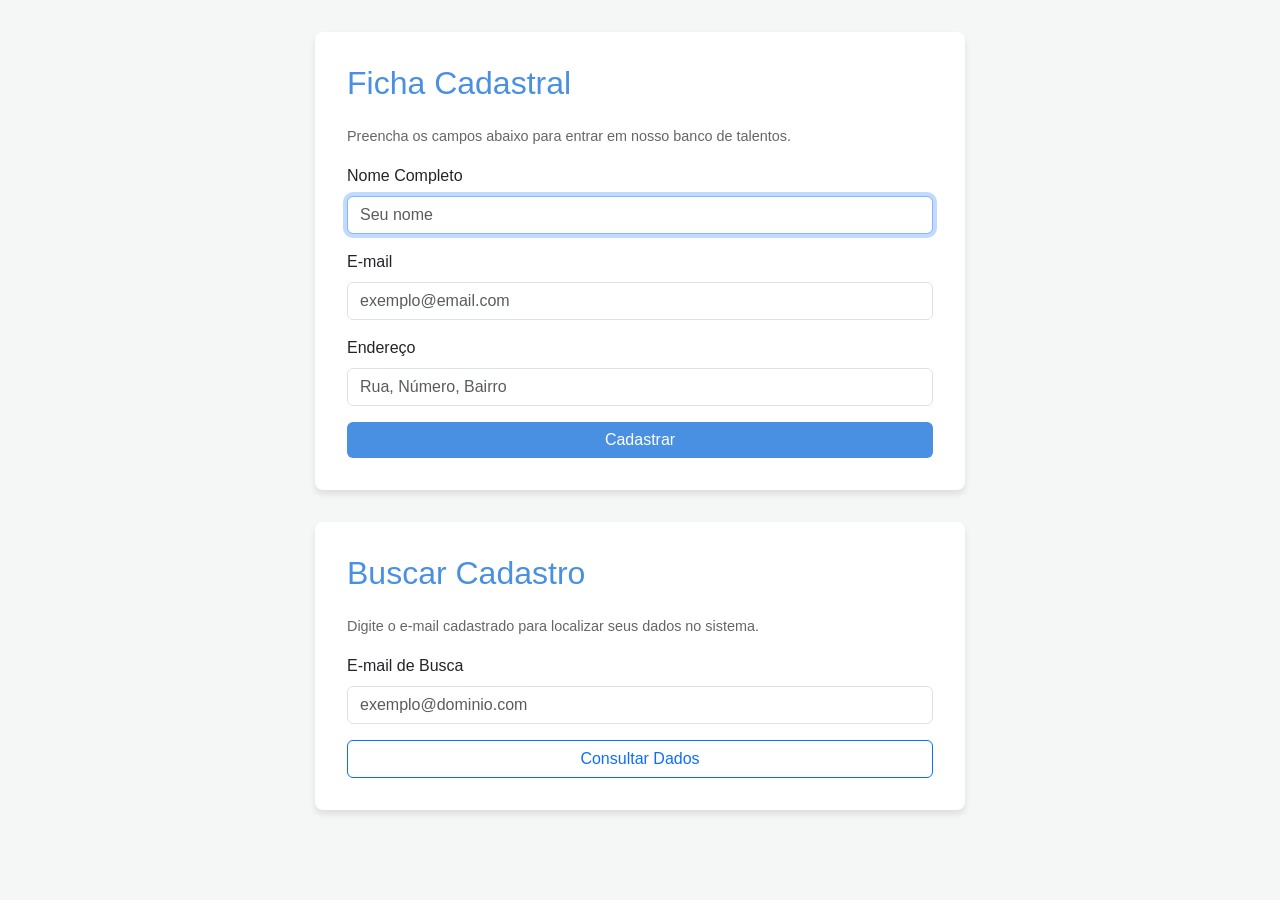
<file: form/index.html>
<!DOCTYPE html>
<html lang="pt-br">
<head>
    <meta charset="UTF-8">
    <meta name="viewport" content="width=device-width, initial-scale=1.0">
    <title>Sistema de Talentos - Cadastro e Consulta</title>
    <link href="https://cdn.jsdelivr.net/npm/bootstrap@5.3.3/dist/css/bootstrap.min.css" rel="stylesheet">
    <style>
        :root {
            --primary-color: #4a90e2;
            --primary-hover: #357abd;
            --bg-color: #f4f7f6;
        }

        body {
            font-family: 'Segoe UI', Tahoma, Geneva, Verdana, sans-serif;
            background-color: var(--bg-color);
            padding: 2rem 0;
        }

        /* Centraliza e limita a largura dos cards */
        .main-container {
            max-width: 650px;
            margin: 0 auto;
        }

        .card-custom {
            background: #fff;
            padding: 2rem;
            border-radius: 8px;
            box-shadow: 0 4px 6px rgba(0,0,0,0.1);
            margin-bottom: 2rem; /* Espaço entre os cards */
        }

        h2 { color: var(--primary-color); margin-bottom: 1.5rem; }
        
        .btn-primary { background-color: var(--primary-color); border: none; }
        .btn-primary:hover { background-color: var(--primary-hover); }

        #tabelaResultado { display: none; }
        .instrucoes { font-size: 0.9rem; color: #666; }
    </style>
</head>
<body>

<div class="container">
    <div class="main-container">
        
        <!-- SEÇÃO DE CADASTRO (EM CIMA) -->
        <div class="card-custom">
            <h2>Ficha Cadastral</h2>
            <p class="instrucoes">Preencha os campos abaixo para entrar em nosso banco de talentos.</p>
            
            <form action="process.php" method="post" id="formCadastro">
                <div class="mb-3">
                    <label class="form-label">Nome Completo</label>
                    <input type="text" name="nome" id="nomeDigitado" class="form-control" placeholder="Seu nome">
                </div>
                <div class="mb-3">
                    <label class="form-label">E-mail</label>
                    <input type="email" name="email" id="emailDigitado" class="form-control" placeholder="exemplo@email.com">
                </div>
                <div class="mb-3">
                    <label class="form-label">Endereço</label>
                    <input type="text" name="endereco" id="enderecoDigitado" class="form-control" placeholder="Rua, Número, Bairro">
                </div>
                <button type="submit" class="btn btn-primary w-100" onclick="return validarFormulario()">Cadastrar</button>
            </form>
        </div>

        <!-- SEÇÃO DE CONSULTA (EMBAIXO) -->
        <div class="card-custom">
            <h2>Buscar Cadastro</h2>
            <p class="instrucoes">Digite o e-mail cadastrado para localizar seus dados no sistema.</p>
            
            <form id="consultaForm">
                <div class="mb-3">
                    <label for="emailBusca" class="form-label">E-mail de Busca</label>
                    <input type="email" id="emailBusca" class="form-control" placeholder="exemplo@dominio.com" required>
                </div>
                <button type="submit" id="btnConsultar" class="btn btn-outline-primary w-100">Consultar Dados</button>
            </form>

            <div id="tabelaResultado" class="mt-4">
                <div class="table-responsive">
                    <table class="table table-bordered table-hover table-sm">
                        <thead class="table-light">
                            <tr>
                                <th>ID</th>
                                <th>Nome</th>
                                <th>E-mail</th>
                                <th>Endereço</th>
                            </tr>
                        </thead>
                        <tbody>
                            <tr>
                                <td id="col-id"></td>
                                <td id="col-nome"></td>
                                <td id="col-email"></td>
                                <td id="col-endereco"></td>
                            </tr>
                        </tbody>
                    </table>
                </div>
            </div>
        </div>

    </div>
</div>

<script src="https://cdn.jsdelivr.net/npm/bootstrap@5.3.3/dist/js/bootstrap.bundle.min.js"></script>

<script>
    // Foco inicial no nome
    document.getElementById("nomeDigitado").focus();

    // Validação do Cadastro
    function validarFormulario() {
        let nome = document.getElementById("nomeDigitado");
        let email = document.getElementById("emailDigitado");
        let endereco = document.getElementById("enderecoDigitado");

        [nome, email, endereco].forEach(el => el.style.boxShadow = "none");

        if (nome.value.trim() === "") {
            alert("Por favor, preencha o campo de nome.");
            nome.style.boxShadow = "0 0 5px #ffc107";
            nome.focus();
            return false;
        }
        if (email.value.trim() === "") {
            alert("Por favor, preencha o campo de e-mail.");
            email.style.boxShadow = "0 0 5px #ffc107";
            email.focus();
            return false;
        }
        if (endereco.value.trim() === "") {
            alert("Por favor, preencha o campo de endereço.");
            endereco.style.boxShadow = "0 0 5px #ffc107";
            endereco.focus();
            return false;
        }
        return true;
    }

    // Lógica da Consulta
    function popularTabela(json) {
        if (!json.sucesso || !json.cadastro) {
            alert("Nenhum registro encontrado.");
            document.getElementById('tabelaResultado').style.display = 'none';
            return;
        }

        document.getElementById('col-id').textContent       = json.cadastro.id;
        document.getElementById('col-nome').textContent     = json.cadastro.nome;
        document.getElementById('col-email').textContent    = json.cadastro.email;
        document.getElementById('col-endereco').textContent = json.cadastro.endereco;

        document.getElementById('tabelaResultado').style.display = 'block';
    }

    document.getElementById('consultaForm').addEventListener('submit', async function(e) {
        e.preventDefault();

        const email = document.getElementById('emailBusca').value;
        const btn = document.getElementById('btnConsultar');

        btn.disabled = true;
        btn.innerHTML = '<span class="spinner-border spinner-border-sm"></span> Consultando...';
        document.getElementById('tabelaResultado').style.display = 'none';

        try {
            const formData = new FormData();
            formData.append('email', email);

            const response = await fetch('consulta.php', {
                method: 'POST',
                body: formData
            });

            const json = await response.json();
            popularTabela(json);

        } catch (err) {
            alert('Erro na consulta. Verifique se o servidor está ativo.');
        } finally {
            btn.disabled = false;
            btn.textContent = 'Consultar Dados';
        }
    });
</script>

</body>
</html>
</file>
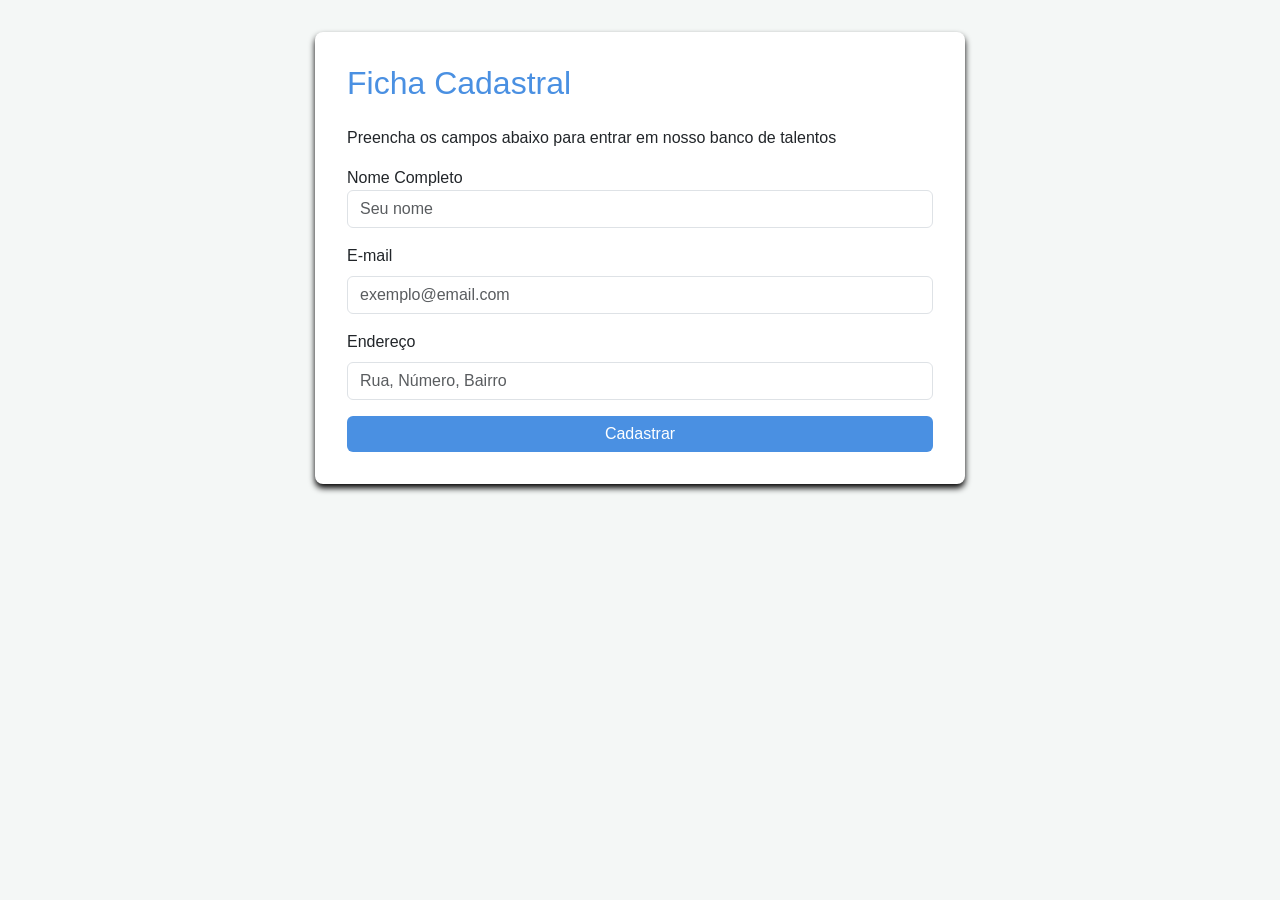
<file: formulario/index.html>
<!DOCTYPE html>
<html lang="pt-br">
<head>
    <meta charset="UTF-8">
    <meta name="viewport" content="width=device-width, initial-scale=1.0">
    
    
    <title>Sistema de Talentos - Cadastro e Consulta</title>
  <link href="https://cdn.jsdelivr.net/npm/bootstrap@5.3.3/dist/css/bootstrap.min.css" rel="stylesheet">
  <style>
    :root{
      --primary-color: #4a90e2;
      --primary-hover: #357abd;
      --bg-color: #f4f7f6;
    
    }

    body{
      font-family: 'Segoe UI', Tahoma, Geneva, Verdana, sans-serif;
      background-color: var(--bg-color);
      padding: 2rem 0;
    }

    /* Centraliza e limita a largura dos cards*/
    .main-container{
      max-width: 650px;
      margin: 0 auto;
    }
    .card-custom{
      background: #fff;
      padding: 2rem;
      border-radius: 8px;
      box-shadow: 0 4px 6px rgba(0, 0, 0, 1);
      margin-bottom: 2rem;/*Espaço entre os cards*/
    }

    h2{
      color: var(--primary-color); margin-bottom: 1.5rem;
    }
    .btn-primary{background-color: var(--primary-color); border: none;}
    .btn-primary:hover { background-color: var(--primary-hover);}

    #tabelaResultado{ display: none;}
    .instrucoes{font-size: 0.9rem; color: #666;}
    
  </style>
</head>
<body>
  <div class="container">
    <div class="main-container">
      <!--seção de cadastro (em cima)-->
      <div class="card-custom">
        <h2>Ficha Cadastral</h2>
        <p class="Instrucoes">Preencha os campos abaixo para entrar em nosso banco de talentos</p>

        <form action="process.php" method="post" id="formCadastro">
          
          <div class="mb-3">
            <label class=""form-label">Nome Completo</label>
            <input type="text" name="nome" id="nomeDigitado" class="form-control" placeholder="Seu nome">
          </div>
          <div class="mb-3">
            <label class="form-label">E-mail</label>
            <input type="email" name="email" id="emailDigitado" class="form-control" placeholder="exemplo@email.com">

          </div>  
          <div class="mb-3">
            <label class="form-label">Endereço</label>
            <input type="endereco" name="endereco" id="enderecoDigitado" class="form-control" placeholder="Rua, Número, Bairro">
          </div> 
          <button type="submit" class="btn btn-primary w-100" onclick="return validarFormulario()">Cadastrar</button> 
        </form>

      </div>
    </div>
  </div>
    
</body>
</html>
</file>
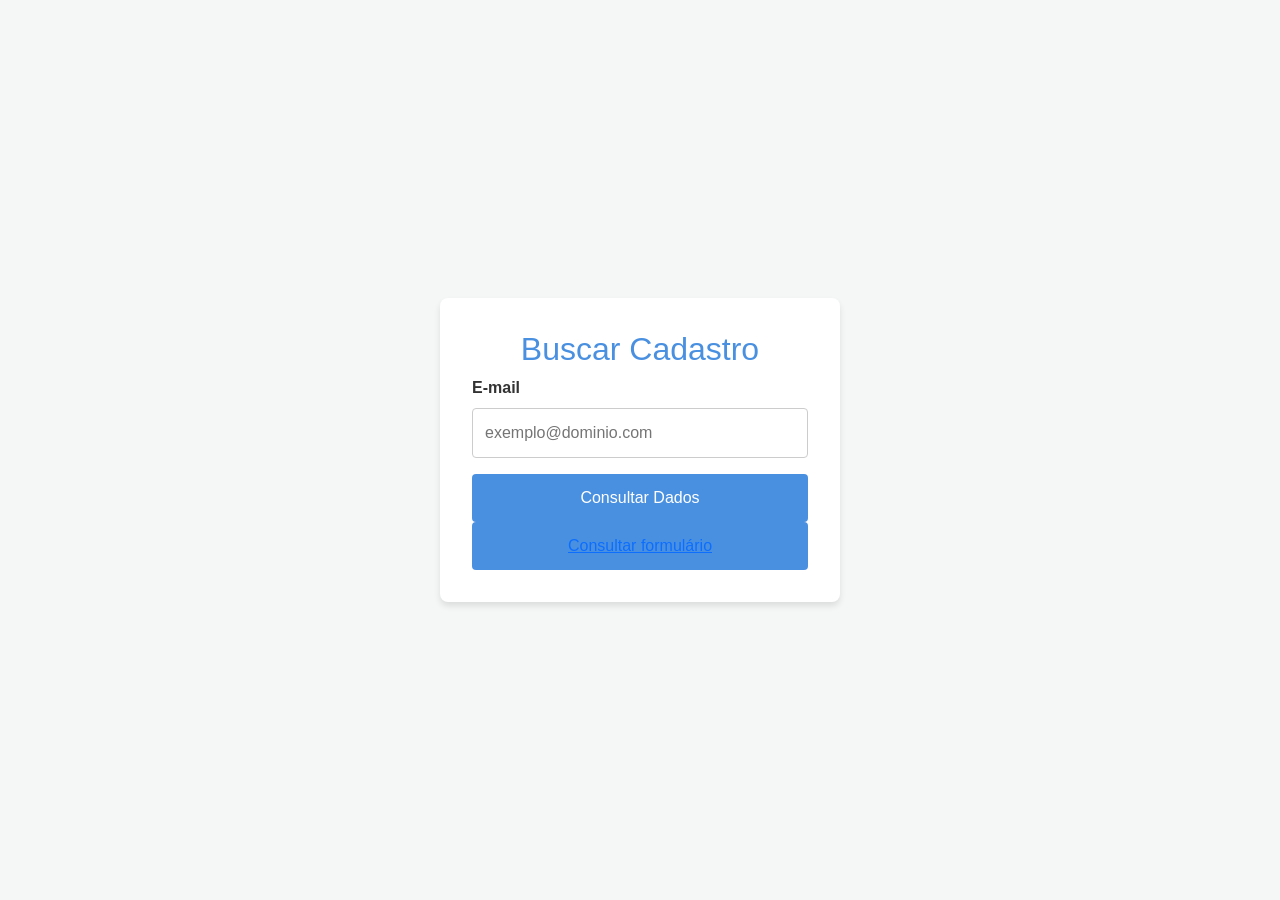
<file: form/consulta.html>
<!DOCTYPE html>
<html lang="pt-br">

<head>
    <meta charset="UTF-8">
    <meta name="viewport" content="width=device-width, initial-scale=1.0">
    <title>Consulta de Dados</title>
    <link href="https://cdn.jsdelivr.net/npm/bootstrap@5.3.3/dist/css/bootstrap.min.css" rel="stylesheet">
    <style>
        /* Estilização Geral */
        :root {
            --primary-color: #4a90e1;
            --primary-hover: #357abd;
            --bg-color: #f4f7f6;
            --text-color: #333;
            --error-color: #e74c3c;
            --success-color: #2ecc71;
        }

        body {
            font-family: 'Segoe UI', Tahoma, Geneva, Verdana, sans-serif;
            background-color: var(--bg-color);
            color: var(--text-color);
            display: flex;
            justify-content: center;
            align-items: center;
            height: 100vh;
            margin: 0;
        }

        .container {
            background: #fff;
            padding: 2rem;
            border-radius: 8px;
            box-shadow: 0 4px 6px rgba(0, 0, 0, 0.1);
            width: 100%;
            max-width: 400px;
        }

        h2 {
            margin-top: 0;
            text-align: center;
            color: var(--primary-color);
        }

        /* Formulário */
        .form-group {
            margin-bottom: 1rem;
        }

        label {
            display: block;
            margin-bottom: 0.5rem;
            font-weight: bold;
        }

        input {
            width: 100%;
            padding: 0.75rem;
            border: 1px solid #ccc;
            border-radius: 4px;
            box-sizing: border-box;
            /* Garante que o padding não quebre a largura */
        }

        button {
            width: 100%;
            padding: 0.75rem;
            background-color: var(--primary-color);
            color: white;
            border: none;
            border-radius: 4px;
            font-size: 1rem;
            cursor: pointer;
            transition: background 0.3s ease;
        }

        button:hover {
            background-color: var(--primary-hover);
        }

        button:disabled {
            background-color: #ccc;
            cursor: not-allowed;
        }

        /* Área de Resultado */
        #status {
            margin-top: 1rem;
            padding: 0.75rem;
            border-radius: 4px;
            display: none;
            font-size: 0.9rem;
        }

        .error {
            background-color: #fdeaea;
            color: var(--error-color);
            border: 1px solid #fad2d2;
        }

        .success {
            background-color: #eafaf1;
            color: var(--success-color);
            border: 1px solid #d5f5e3;
        }

        .dados-box {
            margin-top: 1rem;
            padding-top: 1rem;
            border-top: 1px solid #eee;
        }

        .dados-item {
            margin-bottom: 0.5rem;
        }

        .dados-item strong {
            color: #555;
        }

        .dados-item strong {
            color: #555;
        }

        /* Tabela de resultados */
        #tabelaResultado {
            display: none;
            margin-top: 1.5rem;
            overflow-x: auto;
        }

        #tabelaResultado table {
            font-size: 0.85rem;
        }

        #tabelaReultado th {
            background-color: var(--primaty-color);
            color: #fff;
            white-space: nowrap;
        }
    </style>
</head>

<body>

    <div class="container">
        <h2>Buscar Cadastro</h2>

        <form id="consultaForm" action="consulta.php" method="post">
            <div class="form-group">
                <label for="email">E-mail</label>
                <input type="email" id="email" name="email" placeholder="exemplo@dominio.com">
            </div>

            <button id="btnConsultar">Consultar Dados</button>
           <button> <a href="formulario.html">Consultar formulário</button>
        </form>

        <div id="tabelaResultado">
            <table class="table table-bordered table-hover table-sm mt-2">
                <thead>
                    <tr>
                        <th>ID</th>
                        <th>Criado em</th>
                        <th>Nome </th>
                        <th>E-mail</th>
                        <th>Endereço</th>
                    </tr>
                </thead>
                <tbody>
                    <tr>
                        <td id="col-id"></td>
                        <td id="col-criado_em"></td>
                        <td id="col-nome"></td>
                        <td id="col-email"></td>
                        <td id="col-endereco"></td>
                    </tr>
                </tbody>
            </table>

        </div>

    </div>
    <script src="https://cdn.jsdelivr.net/npm/bootstrap@5.3.3/dist/js/bootstrap.bundle.min.js"></script>
    <script>
        function popularTabela(json) {
            if (!json.sucesso || !json.cadastro) return;

            const c = json.cadastro;
            document.getElementById('col-id').textContent = c.id;
            document.getElementById('col-criado_em').textContent = c.criado_em;
            document.getElementById('col-nome').textContent = c.nome;
            document.getElementById('col-email').textContent = c.email;
            document.getElementById('col-endereco').textContent = c.endereco;

            document.getElementById('tabelaResultado').style.display = 'block';
        }

        document.getElementById('consultaForm').addEventListener('submit', async function (e) {
            e.preventDefault();
            const email = document.getElementById('email').value;
            const btn = document.getElementById('btnConsultar');

            btn.disabled = true;
            btn.textContent = 'Consultando...';
            document.getElementById('tabelaResultado').style.display = 'nome';

            try {
                const formData = new FormData();
                formData.append('email', email);

                const response = await fetch('http://localhost/formulario/consulta.php', {
                    method: 'POST',
                    body: formData
                });

                if (!response.ok) throw new Error(`Erro HTTP: ${response.status}`);

                const json = await response.json();
                popularTabela(json);

            } catch (err) {
                alert('Erro ao consultar:' + err.message);

            } finally {
                btn.disabled = false;
                btn.textContent = 'Consultar Dados';
            }

        });
    </script>

    </div>

</body>

</html>
</file>
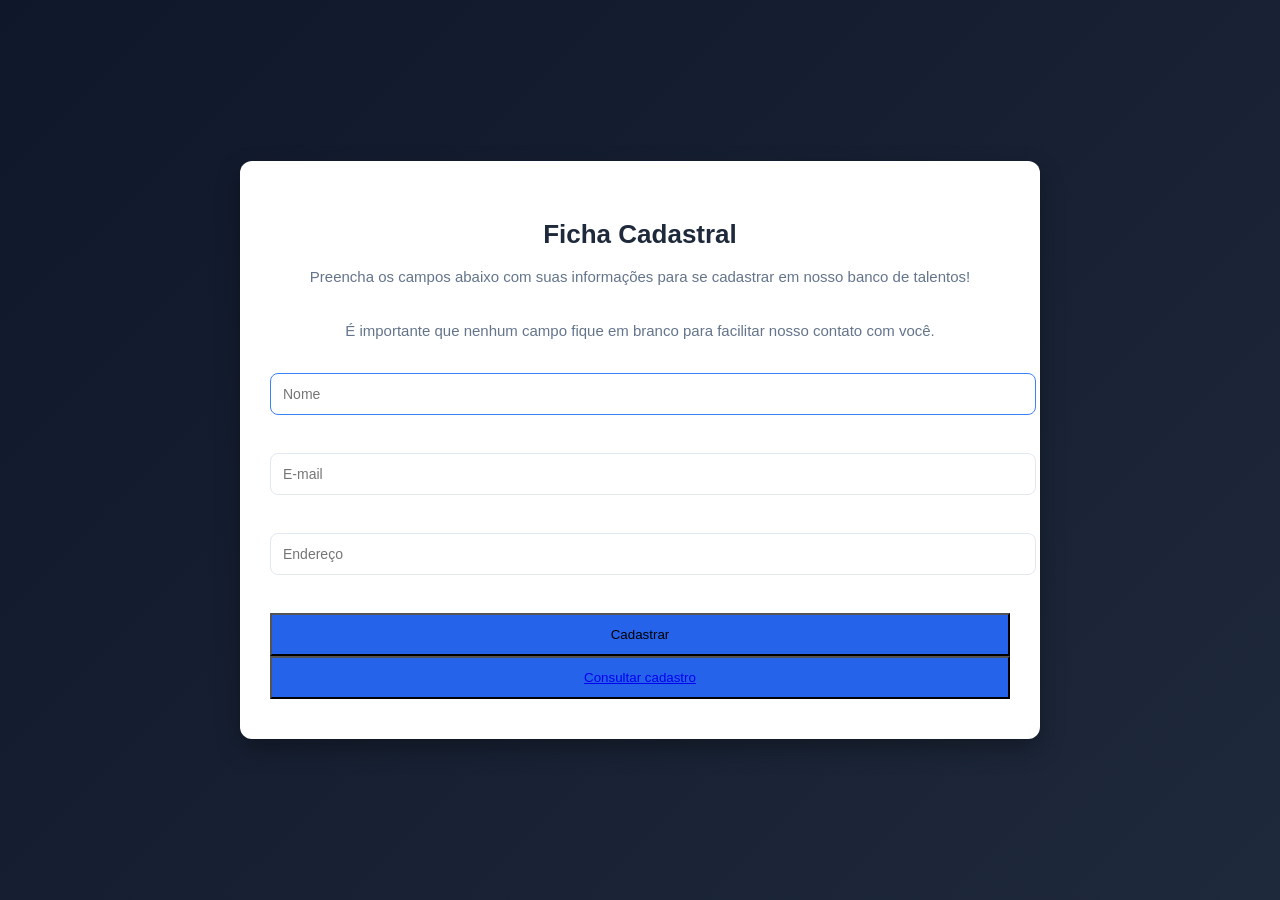
<file: form/formulario.html>
<!DOCTYPE html>
<html lang="pt-br">
<head>
    <meta charset="UTF-8">
    <meta name="viewport" content="width=device-width, initial-scale=1.0">
    <title>Formulário de Cadastro</title>
    <link rel="stylesheet" type="text/css" href="css/fomulario.css">
    
</head>
<body>
    <div class="contorno">
        <h1>Ficha Cadastral</h1>
        <p>Preencha os campos abaixo com suas informações para se cadastrar 
            em nosso banco de talentos!</p>
        <p>É importante que nenhum campo fique em branco para facilitar nosso 
            contato com você.</p>

        <!--
            <form> envolve todos os campos e define:
              action  → para qual arquivo os dados serão enviados
              method  → "post" envia os dados no corpo da requisição (não aparece na URL)
        -->
        <form action="process.php" method="post">

            <input type="text" name="nome" id="nomeDigitado" placeholder="Nome"><br><br>
            <input type="text" name="email" id="emailDigitado" placeholder="E-mail"><br><br>
            <input type="text" name="endereco" id="enderecoDigitado" placeholder="Endereço"><br><br>

            <!--
                type="submit" dentro de um <form> envia os dados ao action.
                O onclick ainda chama validarFormulario() antes de enviar —
                se a função retornar false, o envio é cancelado.
            -->
            <button type="submit" onclick="return validarFormulario()">Cadastrar</button>
                     
           
           <button> <a href="consulta.html">Consultar cadastro</button> 
        </form>
    </div>

    <script>
        // Coloca o foco no campo de nome para facilitar o preenchimento do formulário
        document.getElementById("nomeDigitado").focus();
        
        function validarFormulario() {
            let nome     = document.getElementById("nomeDigitado").value;
            let email    = document.getElementById("emailDigitado").value;
            let endereco = document.getElementById("enderecoDigitado").value;

            if (nome === "") {
                alert("Por favor, preencha o campo de nome.");
                document.getElementById("nomeDigitado").style.boxShadow =
                    "3px 3px 5px yellow";
                return false; // cancela o envio do formulário
            }

            if (email === "") {
                alert("Por favor, preencha o campo de e-mail.");
                document.getElementById("emailDigitado").style.boxShadow =
                    "3px 3px 5px yellow";
                return false;
            }

            if (endereco === "") {
                alert("Por favor, preencha o campo de endereço.");
                document.getElementById("enderecoDigitado").style.boxShadow =
                    "3px 3px 5px yellow";
                return false;
            }

            return true; // libera o envio para o process.php
        
        }
        
    </script>
</body>
</html>
</file>
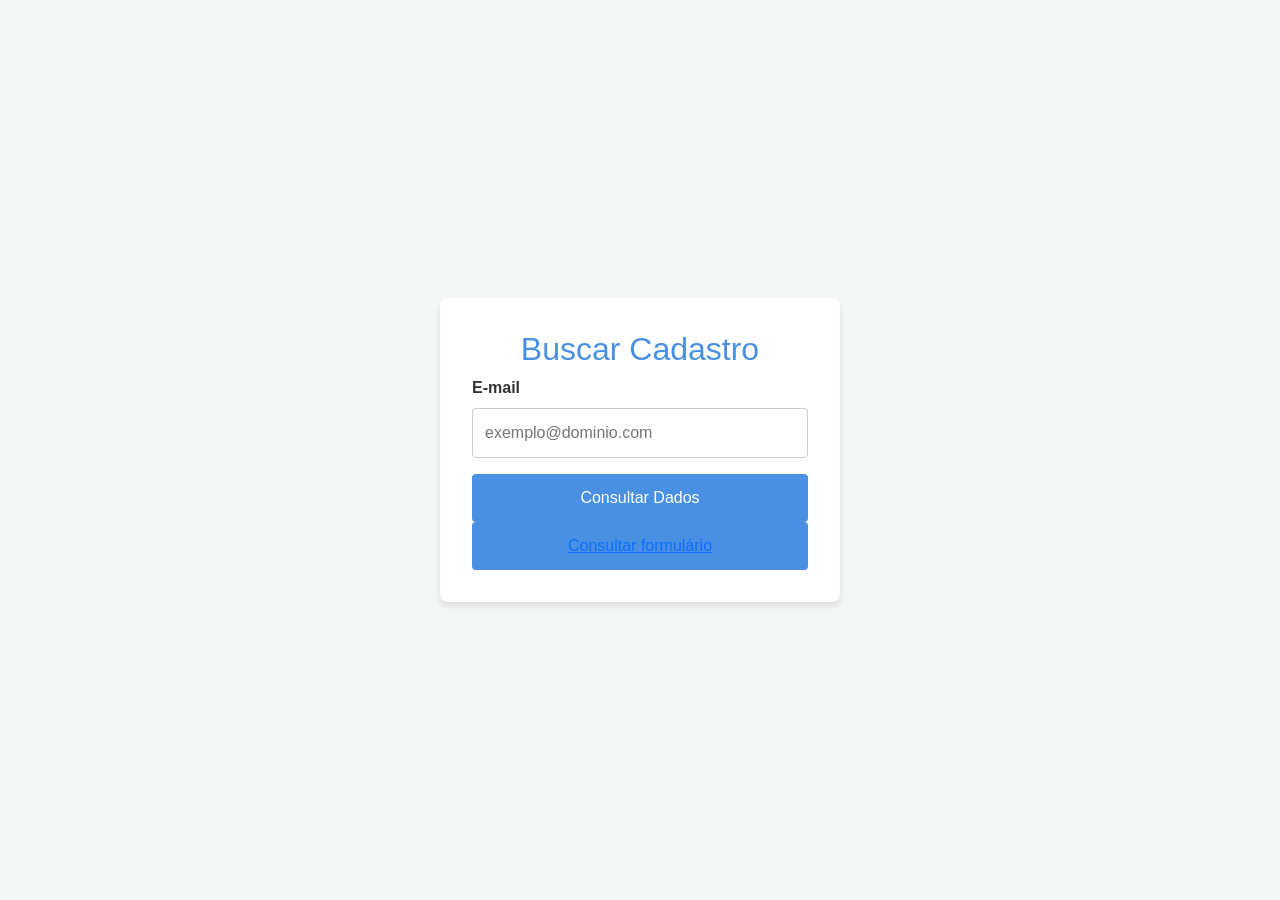
<file: formulario/consulta.html>
<!DOCTYPE html>
<html lang="pt-br">

<head>
    <meta charset="UTF-8">
    <meta name="viewport" content="width=device-width, initial-scale=1.0">
    <title>Consulta de Dados</title>
    <link href="https://cdn.jsdelivr.net/npm/bootstrap@5.3.3/dist/css/bootstrap.min.css" rel="stylesheet">
    <style>
        /* Estilização Geral */
        :root {
            --primary-color: #4a90e2;
            --primary-hover: #357abd;
            --bg-color: #f4f7f6;
            --text-color: #333;
            --error-color: #e74c3c;
            --success-color: #2ecc71;
        }

        body {
            font-family: 'Segoe UI', Tahoma, Geneva, Verdana, sans-serif;
            background-color: var(--bg-color);
            color: var(--text-color);
            display: flex;
            justify-content: center;
            align-items: center;
            height: 100vh;
            margin: 0;
        }

        .container {
            background: #fff;
            padding: 2rem;
            border-radius: 8px;
            box-shadow: 0 4px 6px rgba(0, 0, 0, 0.1);
            width: 100%;
            max-width: 400px;
        }

        h2 {
            margin-top: 0;
            text-align: center;
            color: var(--primary-color);
        }

        /* Formulário */
        .form-group {
            margin-bottom: 1rem;
        }

        label {
            display: block;
            margin-bottom: 0.5rem;
            font-weight: bold;
        }

        input {
            width: 100%;
            padding: 0.75rem;
            border: 1px solid #ccc;
            border-radius: 4px;
            box-sizing: border-box;
            /* Garante que o padding não quebre a largura */
        }

        button {
            width: 100%;
            padding: 0.75rem;
            background-color: var(--primary-color);
            color: white;
            border: none;
            border-radius: 4px;
            font-size: 1rem;
            cursor: pointer;
            transition: background 0.3s ease;
        }

        button:hover {
            background-color: var(--primary-hover);
        }

        button:disabled {
            background-color: #ccc;
            cursor: not-allowed;
        }

        /* Área de Resultado */
        #status {
            margin-top: 1rem;
            padding: 0.75rem;
            border-radius: 4px;
            display: none;
            font-size: 0.9rem;
        }

        .error {
            background-color: #fdeaea;
            color: var(--error-color);
            border: 1px solid #fad2d2;
        }

        .success {
            background-color: #eafaf1;
            color: var(--success-color);
            border: 1px solid #d5f5e3;
        }

        .dados-box {
            margin-top: 1rem;
            padding-top: 1rem;
            border-top: 1px solid #eee;
        }

        .dados-item {
            margin-bottom: 0.5rem;
        }

        .dados-item strong {
            color: #555;
        }

        .dados-item strong {
            color: #555;
        }

        /* Tabela de resultados */
        #tabelaResultado {
            display: none;
            margin-top: 1.5rem;
            overflow-x: auto;
        }

        #tabelaResultado table {
            font-size: 0.85rem;
        }

        #tabelaReultado th {
            background-color: var(--primaty-color);
            color: #fff;
            white-space: nowrap;
        }
    </style>
</head>

<body>

    <div class="container">
        <h2>Buscar Cadastro</h2>

        <form id="consultaForm" action="consulta.php" method="post">
            <div class="form-group">
                <label for="email">E-mail</label>
                <input type="email" id="email" name="email" placeholder="exemplo@dominio.com">
            </div>

            <button id="btnConsultar">Consultar Dados</button>
           <button> <a href="formulario.html">Consultar formulário</button>
        </form>

        <div id="tabelaResultado">
            <table class="table table-bordered table-hover table-sm mt-2">
                <thead>
                    <tr>
                        <th>ID</th>
                        <th>Criado em</th>
                        <th>Nome </th>
                        <th>E-mail</th>
                        <th>Endereço</th>
                    </tr>
                </thead>
                <tbody>
                    <tr>
                        <td id="col-id"></td>
                        <td id="col-criado_em"></td>
                        <td id="col-nome"></td>
                        <td id="col-email"></td>
                        <td id="col-endereco"></td>
                    </tr>
                </tbody>
            </table>

        </div>

    </div>
    <script src="https://cdn.jsdelivr.net/npm/bootstrap@5.3.3/dist/js/bootstrap.bundle.min.js"></script>
    <script>
        function popularTabela(json) {
            if (!json.sucesso || !json.cadastro) return;

            const c = json.cadastro;
            document.getElementById('col-id').textContent = c.id;
            document.getElementById('col-criado_em').textContent = c.criado_em;
            document.getElementById('col-nome').textContent = c.nome;
            document.getElementById('col-email').textContent = c.email;
            document.getElementById('col-endereco').textContent = c.endereco;

            document.getElementById('tabelaResultado').style.display = 'block';
        }

        document.getElementById('consultaForm').addEventListener('submit', async function (e) {
            e.preventDefault();
            const email = document.getElementById('email').value;
            const btn = document.getElementById('btnConsultar');

            btn.disabled = true;
            btn.textContent = 'Consultando...';
            document.getElementById('tabelaResultado').style.display = 'nome';

            try {
                const formData = new FormData();
                formData.append('email', email);

                const response = await fetch('http://localhost/formulario/consulta.php', {
                    method: 'POST',
                    body: formData
                });

                if (!response.ok) throw new Error(`Erro HTTP: ${response.status}`);

                const json = await response.json();
                popularTabela(json);

            } catch (err) {
                alert('Erro ao consultar:' + err.message);

            } finally {
                btn.disabled = false;
                btn.textContent = 'Consultar Dados';
            }

        });
    </script>

    </div>

</body>

</html>
</file>
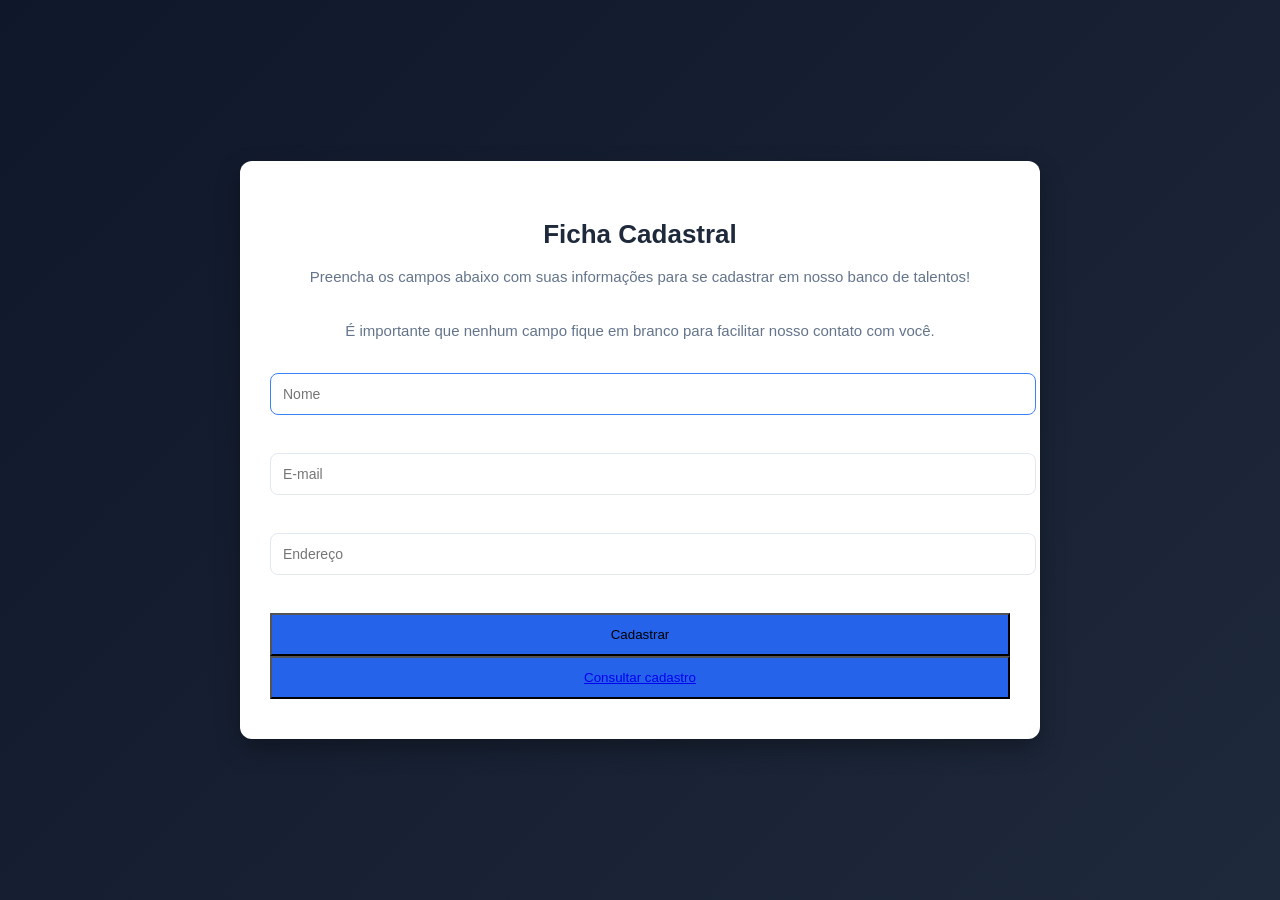
<file: formulario/formulario.html>
<!DOCTYPE html>
<html lang="pt-br">
<head>
    <meta charset="UTF-8">
    <meta name="viewport" content="width=device-width, initial-scale=1.0">
    <title>Formulário de Cadastro</title>
    <link rel="stylesheet" type="text/css" href="css/fomulario.css">
    
</head>
<body>
    <div class="contorno">
        <h1>Ficha Cadastral</h1>
        <p>Preencha os campos abaixo com suas informações para se cadastrar 
            em nosso banco de talentos!</p>
        <p>É importante que nenhum campo fique em branco para facilitar nosso 
            contato com você.</p>

        <!--
            <form> envolve todos os campos e define:
              action  → para qual arquivo os dados serão enviados
              method  → "post" envia os dados no corpo da requisição (não aparece na URL)
        -->
        <form action="process.php" method="post">

            <input type="text" name="nome" id="nomeDigitado" placeholder="Nome"><br><br>
            <input type="text" name="email" id="emailDigitado" placeholder="E-mail"><br><br>
            <input type="text" name="endereco" id="enderecoDigitado" placeholder="Endereço"><br><br>

            <!--
                type="submit" dentro de um <form> envia os dados ao action.
                O onclick ainda chama validarFormulario() antes de enviar —
                se a função retornar false, o envio é cancelado.
            -->
            <button type="submit" onclick="return validarFormulario()">Cadastrar</button>
                     
           
           <button> <a href="consulta.html">Consultar cadastro</button> 
        </form>
    </div>

    <script>
        // Coloca o foco no campo de nome para facilitar o preenchimento do formulário
        document.getElementById("nomeDigitado").focus();
        
        function validarFormulario() {
            let nome     = document.getElementById("nomeDigitado").value;
            let email    = document.getElementById("emailDigitado").value;
            let endereco = document.getElementById("enderecoDigitado").value;

            if (nome === "") {
                alert("Por favor, preencha o campo de nome.");
                document.getElementById("nomeDigitado").style.boxShadow =
                    "3px 3px 5px yellow";
                return false; // cancela o envio do formulário
            }

            if (email === "") {
                alert("Por favor, preencha o campo de e-mail.");
                document.getElementById("emailDigitado").style.boxShadow =
                    "3px 3px 5px yellow";
                return false;
            }

            if (endereco === "") {
                alert("Por favor, preencha o campo de endereço.");
                document.getElementById("enderecoDigitado").style.boxShadow =
                    "3px 3px 5px yellow";
                return false;
            }

            return true; // libera o envio para o process.php
        }
    </script>
</body>
</html>
</file>
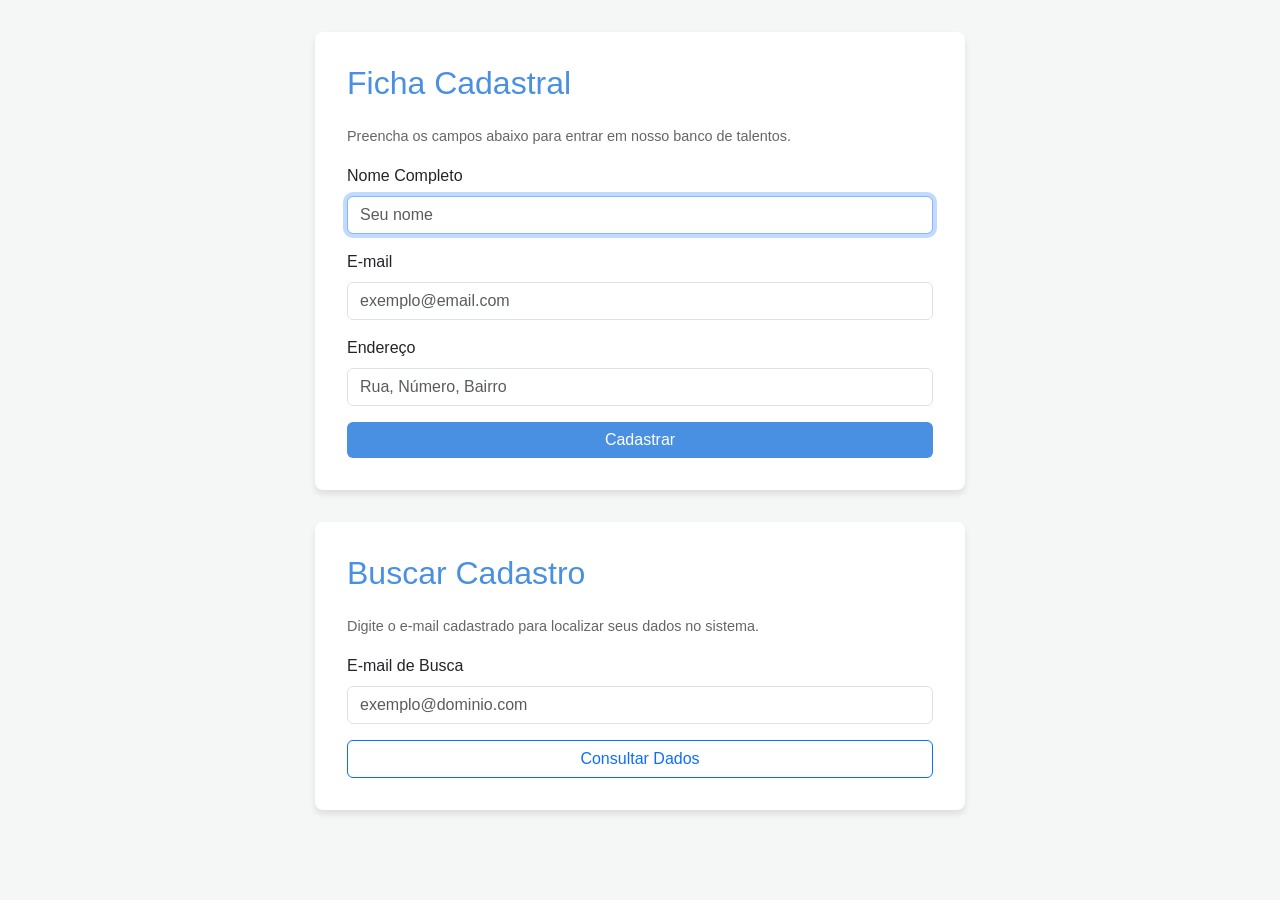
<file: indexCopia/indexCopia.html>
<!DOCTYPE html>
<html lang="pt-br">
<head>
    <meta charset="UTF-8">
    <meta name="viewport" content="width=device-width, initial-scale=1.0">
    <title>Sistema de Talentos - Cadastro e Consulta</title>
    <link href="https://cdn.jsdelivr.net/npm/bootstrap@5.3.3/dist/css/bootstrap.min.css" rel="stylesheet">
    <style>
        :root {
            --primary-color: #4a90e2;
            --primary-hover: #357abd;
            --bg-color: #f4f7f6;
        }

        body {
            font-family: 'Segoe UI', Tahoma, Geneva, Verdana, sans-serif;      
            background-color: var(--bg-color);
            padding: 2rem 0;
        }

        /* Centraliza e limita a largura dos cards */
        .main-container {
            max-width: 650px;
            margin: 0 auto;
        }

        .card-custom {
            background: #fff;
            padding: 2rem;
            border-radius: 8px;
            box-shadow: 0 4px 6px rgba(0,0,0,0.1);
            margin-bottom: 2rem; /* Espaço entre os cards */
        }

        h2 { color: var(--primary-color); margin-bottom: 1.5rem; }
        
        .btn-primary { background-color: var(--primary-color); border: none; }
        .btn-primary:hover { background-color: var(--primary-hover); }

        #tabelaResultado { display: none; }
        .instrucoes { font-size: 0.9rem; color: #666; }
    </style>
</head>
<body>

<div class="container">
    <div class="main-container">
        
        <!-- SEÇÃO DE CADASTRO (EM CIMA) -->
        <div class="card-custom">
            <h2>Ficha Cadastral</h2>
            <p class="instrucoes">Preencha os campos abaixo para entrar em nosso banco de talentos.</p>
            
            <form action="process.php" method="post" id="formCadastro">
                <div class="mb-3">
                    <label class="form-label">Nome Completo</label>
                    <input type="text" name="nome" id="nomeDigitado" class="form-control" placeholder="Seu nome">
                </div>
                <div class="mb-3">
                    <label class="form-label">E-mail</label>
                    <input type="email" name="email" id="emailDigitado" class="form-control" placeholder="exemplo@email.com">
                </div>
                <div class="mb-3">
                    <label class="form-label">Endereço</label>
                    <input type="text" name="endereco" id="enderecoDigitado" class="form-control" placeholder="Rua, Número, Bairro">
                </div>
                <button type="submit" class="btn btn-primary w-100" onclick="return validarFormulario()">Cadastrar</button>
            </form>
        </div>

        <!-- SEÇÃO DE CONSULTA (EMBAIXO) -->
        <div class="card-custom">
            <h2>Buscar Cadastro</h2>
            <p class="instrucoes">Digite o e-mail cadastrado para localizar seus dados no sistema.</p>
            
            <form id="consultaForm">
                <div class="mb-3">
                    <label for="emailBusca" class="form-label">E-mail de Busca</label>
                    <input type="email" id="emailBusca" class="form-control" placeholder="exemplo@dominio.com" required>
                </div>
                <button type="submit" id="btnConsultar" class="btn btn-outline-primary w-100">Consultar Dados</button>
            </form>

            <div id="tabelaResultado" class="mt-4">
                <div class="table-responsive">
                    <table class="table table-bordered table-hover table-sm">
                        <thead class="table-light">
                            <tr>
                                <th>ID</th>
                                <th>Nome</th>
                                <th>E-mail</th>
                                <th>Endereço</th>
                            </tr>
                        </thead>
                        <tbody>
                            <tr>
                                <td id="col-id"></td>
                                <td id="col-nome"></td>
                                <td id="col-email"></td>
                                <td id="col-endereco"></td>
                            </tr>
                        </tbody>
                    </table>
                </div>
            </div>
        </div>

    </div>
</div>

<script src="https://cdn.jsdelivr.net/npm/bootstrap@5.3.3/dist/js/bootstrap.bundle.min.js"></script>

<script>
    // Foco inicial no nome
    document.getElementById("nomeDigitado").focus();

    // Validação do Cadastro
    function validarFormulario() {
        let nome = document.getElementById("nomeDigitado");
        let email = document.getElementById("emailDigitado");
        let endereco = document.getElementById("enderecoDigitado");

        [nome, email, endereco].forEach(el => el.style.boxShadow = "none");

        if (nome.value.trim() === "") {
            alert("Por favor, preencha o campo de nome.");
            nome.style.boxShadow = "0 0 5px #ffc107";
            nome.focus();
            return false;
        }
        if (email.value.trim() === "") {
            alert("Por favor, preencha o campo de e-mail.");
            email.style.boxShadow = "0 0 5px #ffc107";
            email.focus();
            return false;
        }
        if (endereco.value.trim() === "") {
            alert("Por favor, preencha o campo de endereço.");
            endereco.style.boxShadow = "0 0 5px #ffc107";
            endereco.focus();
            return false;
        }
        return true;
    }

    // Lógica da Consulta
    function popularTabela(json) {
        if (!json.sucesso || !json.cadastro) {
            alert("Nenhum registro encontrado.");
            document.getElementById('tabelaResultado').style.display = 'none';
            return;
        }

        document.getElementById('col-id').textContent       = json.cadastro.id;
        document.getElementById('col-nome').textContent     = json.cadastro.nome;
        document.getElementById('col-email').textContent    = json.cadastro.email;
        document.getElementById('col-endereco').textContent = json.cadastro.endereco;

        document.getElementById('tabelaResultado').style.display = 'block';
    }

    document.getElementById('consultaForm').addEventListener('submit', async function(e) {
        e.preventDefault();

        const email = document.getElementById('emailBusca').value;
        const btn = document.getElementById('btnConsultar');

        btn.disabled = true;
        btn.innerHTML = '<span class="spinner-border spinner-border-sm"></span> Consultando...';
        document.getElementById('tabelaResultado').style.display = 'none';

        try {
            const formData = new FormData();
            formData.append('email', email);

            const response = await fetch('consulta.php', {
                method: 'POST',
                body: formData
            });

            const json = await response.json();
            popularTabela(json);

        } catch (err) {
            alert('Erro na consulta. Verifique se o servidor está ativo.');
        } finally {
            btn.disabled = false;
            btn.textContent = 'Consultar Dados';
        }
    });
</script>

</body>
</html>
</file>
<file: form/css/fomulario.css>
body {
    margin: 0;
    height: 100vh;
    /* Um gradiente sutil deixa o fundo menos "chapado" e mais moderno */
    background: linear-gradient(135deg, #0f172a 0%, #1e293b 100%);
    display: flex;  
    justify-content: center;
    align-items: center;
    font-family: 'Inter', 'Segoe UI', sans-serif; /* Inter é a queridinha do design moderno */
}

.contorno {
    background-color: #ffffff; /* Fundo branco ou levemente cinza traz clareza */
    border: none; /* Removi a borda preta para um look mais "clean" */
    border-radius: 12px; /* Cantos um pouco mais arredondados */
    padding: 40px 30px;
    width: 100%;
    max-width: 800px;
    /* Sombra mais suave e moderna */
    box-shadow: 0 10px 25px rgba(0, 0, 0, 0.3);
    box-sizing: border-box;
    text-align: center;
}

input {
    width: 100%;
    padding: 12px;
    margin-bottom: 20px;
    border: 1.5px solid #e2e8f0;
    border-radius: 8px;
    font-size: 14px;
    outline: none;
    transition: border-color 0.3s;
}

input:focus {
    border-color: #3b82f6; /* Destaque azul ao clicar */
}

button {
    width: 100%;
    padding: 12px;
    background-color: #2563eb; /* Azul Vibrante */
    
}





button:hover {
    background-color: #1d4ed8; /* Escurece levemente no hover */
    transform: translateY(-1px); /* Efeito sutil de flutuar */
}

h1 {
    font-size: 26px;
    font-weight: 700;
    margin-bottom: 10px;
    color: #1e293b; /* Azul quase preto para o título */
    font-family: 'Segoe UI', sans-serif; /* Padronizei a fonte para ser mais coesa */
}

p {
    font-size: 15px;
    color: #64748b; /* Cinza azulado para o subtítulo */
    margin-bottom: 30px;
    line-height: 1.6;
}
</file>
<file: formulario/css/fomulario.css>
body {
    margin: 0;
    height: 100vh;
    /* Um gradiente sutil deixa o fundo menos "chapado" e mais moderno */
    background: linear-gradient(135deg, #0f172a 0%, #1e293b 100%);
    display: flex;  
    justify-content: center;
    align-items: center;
    font-family: 'Inter', 'Segoe UI', sans-serif; /* Inter é a queridinha do design moderno */
}

.contorno {
    background-color: #ffffff; /* Fundo branco ou levemente cinza traz clareza */
    border: none; /* Removi a borda preta para um look mais "clean" */
    border-radius: 12px; /* Cantos um pouco mais arredondados */
    padding: 40px 30px;
    width: 100%;
    max-width: 800px;
    /* Sombra mais suave e moderna */
    box-shadow: 0 10px 25px rgba(0, 0, 0, 0.3);
    box-sizing: border-box;
    text-align: center;
}

input {
    width: 100%;
    padding: 12px;
    margin-bottom: 20px;
    border: 1.5px solid #e2e8f0;
    border-radius: 8px;
    font-size: 14px;
    outline: none;
    transition: border-color 0.3s;
}

input:focus {
    border-color: #3b82f6; /* Destaque azul ao clicar */
}

button {
    width: 100%;
    padding: 12px;
    background-color: #2563eb; /* Azul Vibrante */
    
}





button:hover {
    background-color: #1d4ed8; /* Escurece levemente no hover */
    transform: translateY(-1px); /* Efeito sutil de flutuar */
}

h1 {
    font-size: 26px;
    font-weight: 700;
    margin-bottom: 10px;
    color: #1e293b; /* Azul quase preto para o título */
    font-family: 'Segoe UI', sans-serif; /* Padronizei a fonte para ser mais coesa */
}

p {
    font-size: 15px;
    color: #64748b; /* Cinza azulado para o subtítulo */
    margin-bottom: 30px;
    line-height: 1.6;
}
</file>
